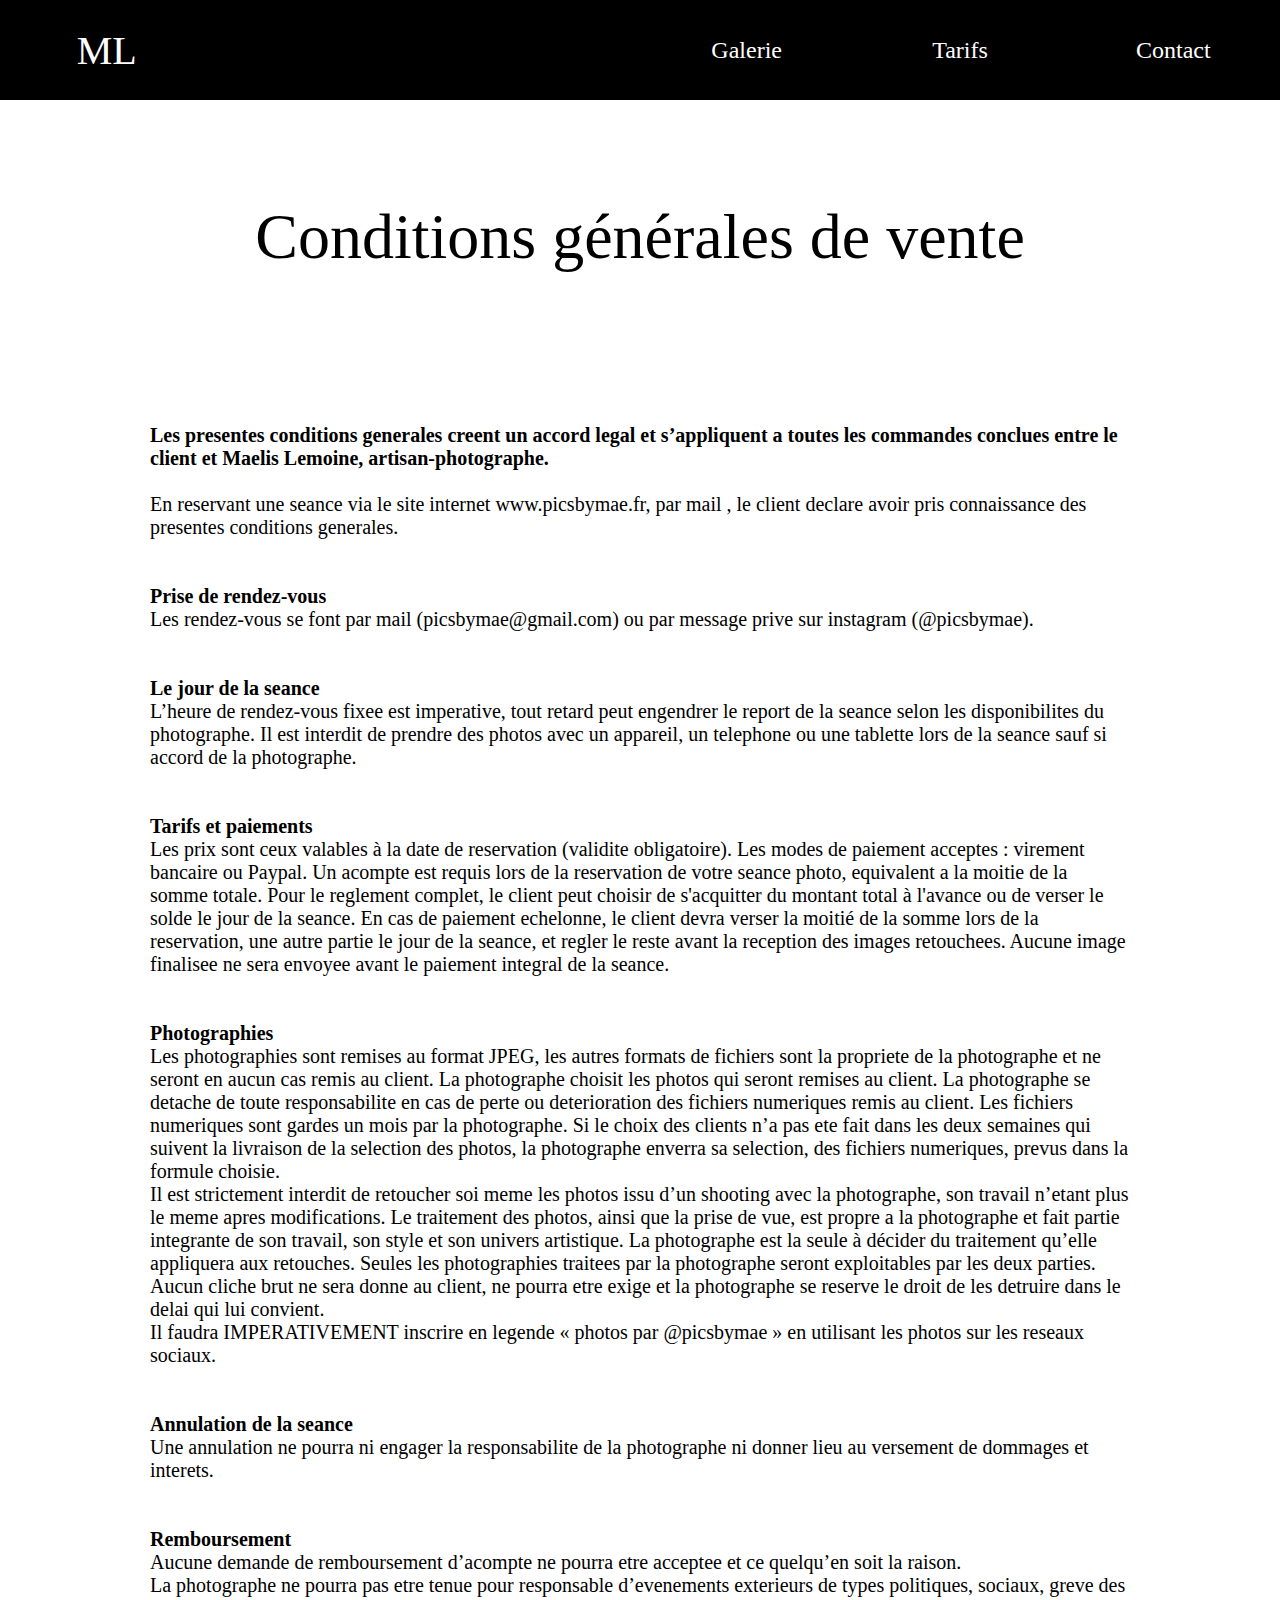
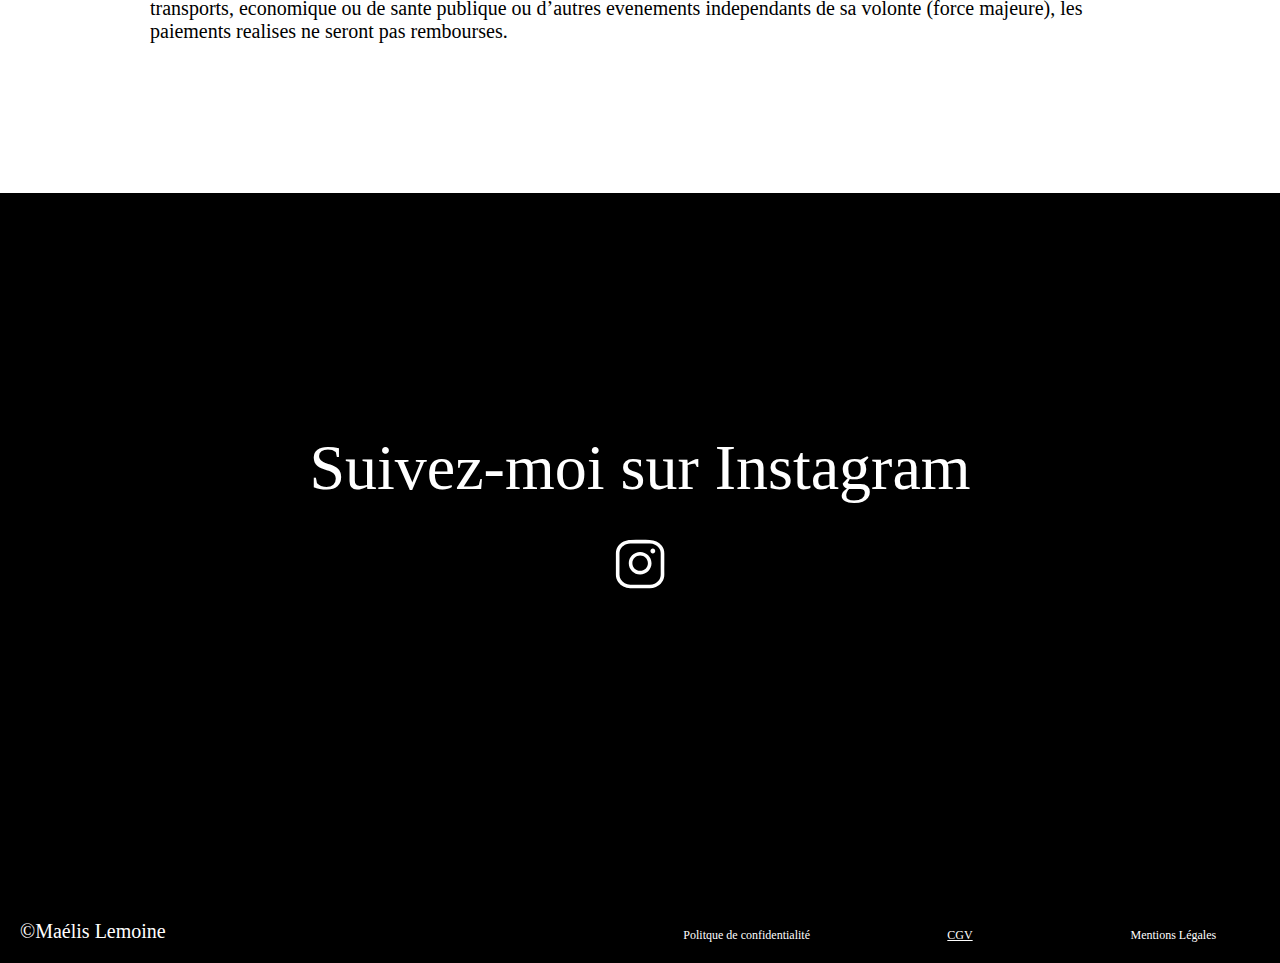
<file: html/cgv.html>
<!DOCTYPE html>
<html lang="fr">
<head>
    <meta charset="UTF-8">
    <meta name="viewport" content="width=device-width, initial-scale=1.0">
    <link href="../css/style.css" rel="stylesheet" />
    <title>Picsbymae - CGV</title>
</head>
<body>
    <nav>
            <div class="parent">
        <div class="div1"><a href="../index.html">ML</a></div>
        <div class="div2"> </div>
        <div class="div3"><a href="galerie.html">Galerie</a></div>
        <div class="div4"><a href="tarifs.html">Tarifs</a></div>
        <div class="div5"><a href="contact.html">Contact</a></div>
        </div>
    </nav>

    <h1 id="titre-page">Conditions générales de vente</h1>

    <div class="div6cgv"> 
        <p id="titre-paragraphe"><b>Les presentes conditions generales creent un accord legal et s’appliquent a toutes les commandes conclues entre le client et Maelis Lemoine, artisan-photographe.</b><br></p>
            <br>
            <p id="texte-paragraphe">En reservant une seance via le site internet www.picsbymae.fr, par mail , le client declare avoir pris connaissance des presentes conditions generales.</p>
            <br><br>
            <p id="titre-paragraphe">Prise de rendez-vous<br></p>
            <p id="texte-paragraphe">Les rendez-vous se font par mail (picsbymae@gmail.com) ou par message prive sur instagram (@picsbymae).</p>
            <br><br>
            <p id="titre-paragraphe">Le jour de la seance<br></p>
            <p id="texte-paragraphe">L’heure de rendez-vous fixee est imperative, tout retard peut engendrer le report de la seance selon les disponibilites du photographe. Il est interdit de prendre des photos avec un appareil, un telephone ou une tablette lors de la seance sauf si accord de la photographe.</p>
            <br><br>
            <p id="titre-paragraphe">Tarifs et paiements<br></p>
            <p id="texte-paragraphe">Les prix sont ceux valables à la date de reservation (validite obligatoire). Les modes de paiement acceptes : virement bancaire ou Paypal. Un acompte est requis lors de la reservation de votre seance photo, equivalent a la moitie de la somme totale. Pour le reglement complet, le client peut choisir de s'acquitter du montant total à l'avance ou de verser le solde le jour de la seance. En cas de paiement echelonne, le client devra verser la moitié de la somme lors de la reservation, une autre partie le jour de la seance, et regler le reste avant la reception des images retouchees. Aucune image finalisee ne sera envoyee avant le paiement integral de la seance.</p>
            <br><br>
            <p id="titre-paragraphe">Photographies<br></p>
            <p id="texte-paragraphe">Les photographies sont remises au format JPEG, les autres formats de fichiers sont la propriete de la photographe et ne seront en aucun cas remis au client. La photographe choisit les photos qui seront remises au client. La photographe se detache de toute responsabilite en cas de perte ou deterioration des fichiers numeriques remis au client. Les fichiers numeriques sont gardes un mois par la photographe. Si le choix des clients n’a pas ete fait dans les deux semaines qui suivent la livraison de la selection des photos, la photographe enverra sa selection, des fichiers numeriques, prevus dans la formule choisie.<br>
            Il est strictement interdit de retoucher soi meme les photos issu d’un shooting avec la photographe, son travail n’etant plus le meme apres modifications. Le traitement des photos, ainsi que la prise de vue, est propre a la photographe et fait partie integrante de son travail, son style et son univers artistique. La photographe est la seule à décider du traitement qu’elle appliquera aux retouches. Seules les photographies traitees par la photographe seront exploitables par les deux parties. Aucun cliche brut ne sera donne au client, ne pourra etre exige et la photographe se reserve le droit de les detruire dans le delai qui lui convient.<br>
            Il faudra IMPERATIVEMENT inscrire en legende « photos par @picsbymae » en utilisant les photos sur les reseaux sociaux.</p>
            <br><br>
            <p id="titre-paragraphe">Annulation de la seance<br></p>
            <p id="texte-paragraphe">Une annulation ne pourra ni engager la responsabilite de la photographe ni donner lieu au versement de dommages et interets.</p>
            <br><br>
            <p id="titre-paragraphe">Remboursement<br></p>
            <p id="texte-paragraphe">Aucune demande de remboursement d’acompte ne pourra etre acceptee et ce quelqu’en soit la raison.<br>
            La photographe ne pourra pas etre tenue pour responsable d’evenements exterieurs de types politiques, sociaux, greve des transports, economique ou de sante publique ou d’autres evenements independants de sa volonte (force majeure), les paiements realises ne seront pas rembourses.</p>
    </div>


    <div class="div7bis">
        Suivez-moi sur Instagram<br>
        <a href="https://www.instagram.com/picsby.mae/#" target="_blank"><img src="../images/instagram_f_icon-icons.com_65485.svg" alt="" width="50px" id="logo-insta"></a>
    </div>  

<footer>
    <div class="parent3">
        <div class="div11">&copy;Maélis Lemoine</div>
        <div class="div12"> </div>
        <div class="div13"><a href="politique-de-confidentialite.html">Politque de confidentialité</a></div>
        <div class="div14"><a href="cgv.html" id="a-cgv">CGV</a></div>
        <div class="div15"><a href="mentions-legales.html">Mentions Légales</a></div>
        </div>
</footer>

</body>
</html>
</file>
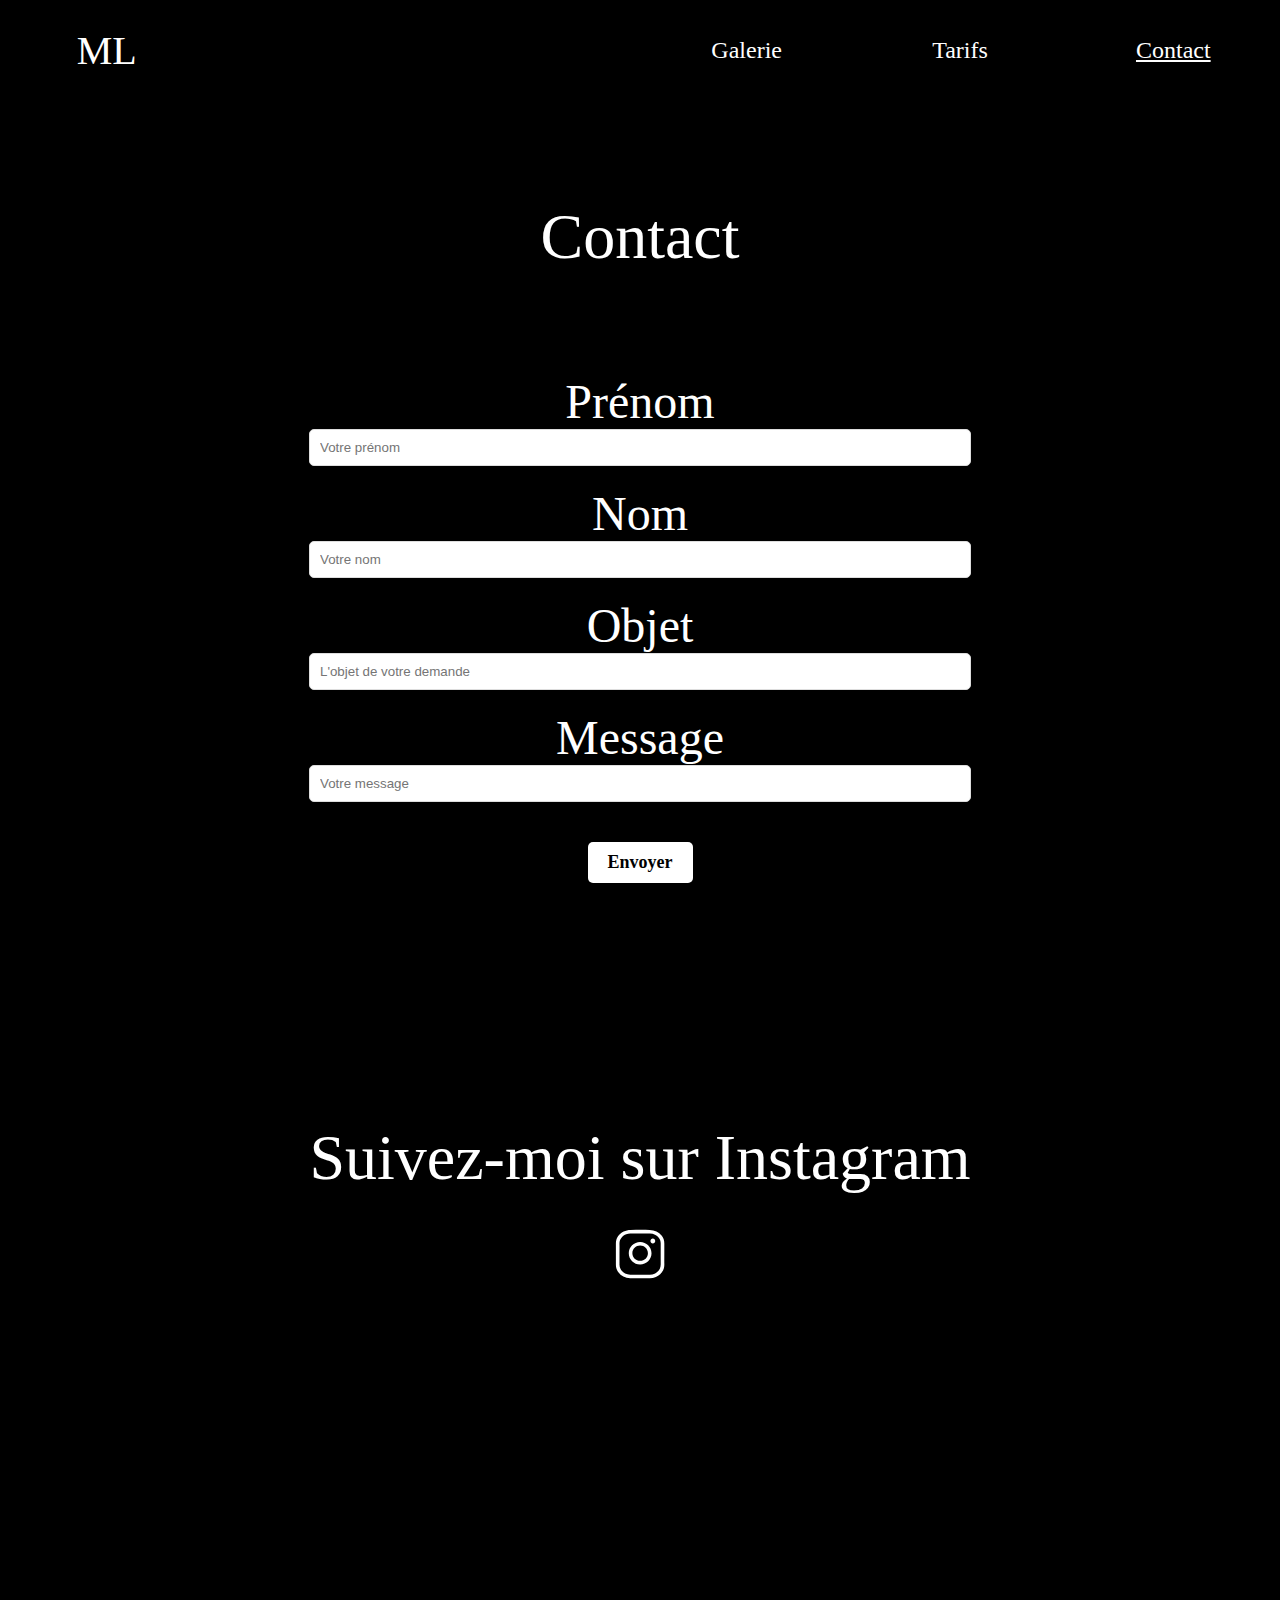
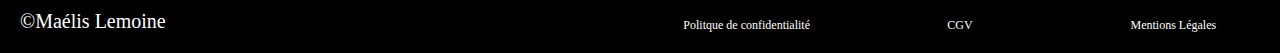
<file: html/contact.html>
<!DOCTYPE html>
<html lang="fr">
<head>
    <meta charset="UTF-8">
    <meta name="viewport" content="width=device-width, initial-scale=1.0">
    <link href="../css/style.css" rel="stylesheet" />
    <title>Picsbymae - Contact</title>
</head>
<body>
    <nav>
            <div class="parent">
        <div class="div1"><a href="../index.html">ML</a></div>
        <div class="div2"> </div>
        <div class="div3"><a href="galerie.html">Galerie</a></div>
        <div class="div4"><a href="tarifs.html">Tarifs</a></div>
        <div class="div5"><a href="contact.html" id="a-contact">Contact</a></div>
        </div>
    </nav>

    <h1 id="titre-page-2">Contact</h1>
   
    <div class="div18">
    
    <form action="YOUR_FORM_ACTION_URL" method="POST">
        <label for="prenom">Prénom</label><br>
        <input type="text" placeholder="Votre prénom" id="prenom" name="prenom" required><br>
        <label for="nom">Nom</label><br>
        <input type="text" placeholder="Votre nom" id="nom" name="nom" required><br>
        <label for="objet">Objet</label><br>
        <input type="text" placeholder="L'objet de votre demande" id="objet" name="objet" required><br>
        <label for="nom">Message</label><br>
        <input type="text" placeholder="Votre message" id="message" name="message" required><br>
        <input type="submit" value="Envoyer">
      </form>

    </div>

    <div class="div7bis">
        Suivez-moi sur Instagram<br>
        <a href="https://www.instagram.com/picsby.mae/#" target="_blank"><img src="../images/instagram_f_icon-icons.com_65485.svg" alt="" width="50px" id="logo-insta"></a>
    </div>    

<footer>
    <div class="parent3">
        <div class="div11">&copy;Maélis Lemoine</div>
        <div class="div12"> </div>
        <div class="div13"><a href="politique-de-confidentialite.html">Politque de confidentialité</a></div>
        <div class="div14"><a href="cgv.html">CGV</a></div>
        <div class="div15"><a href="mentions-legales.html">Mentions Légales</a></div>
        </div>
</footer>

</body>
</html>
</file>
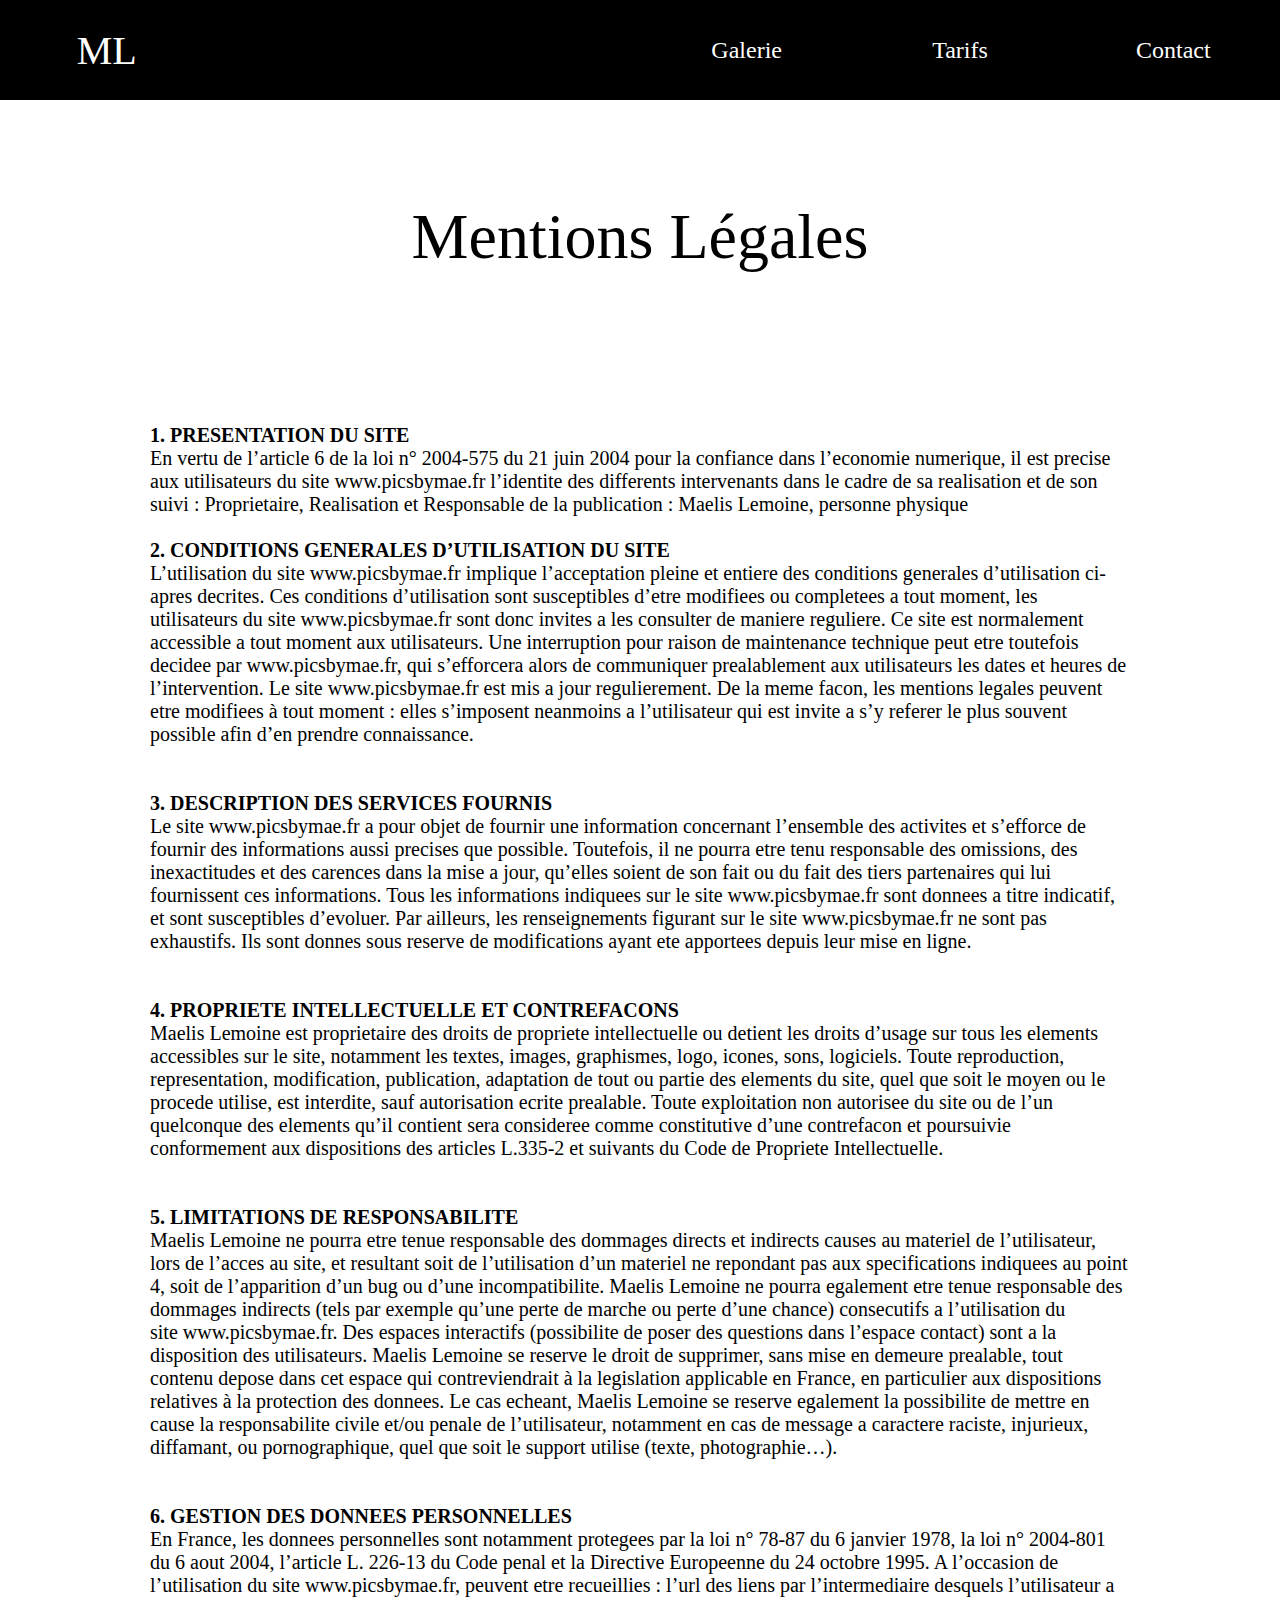
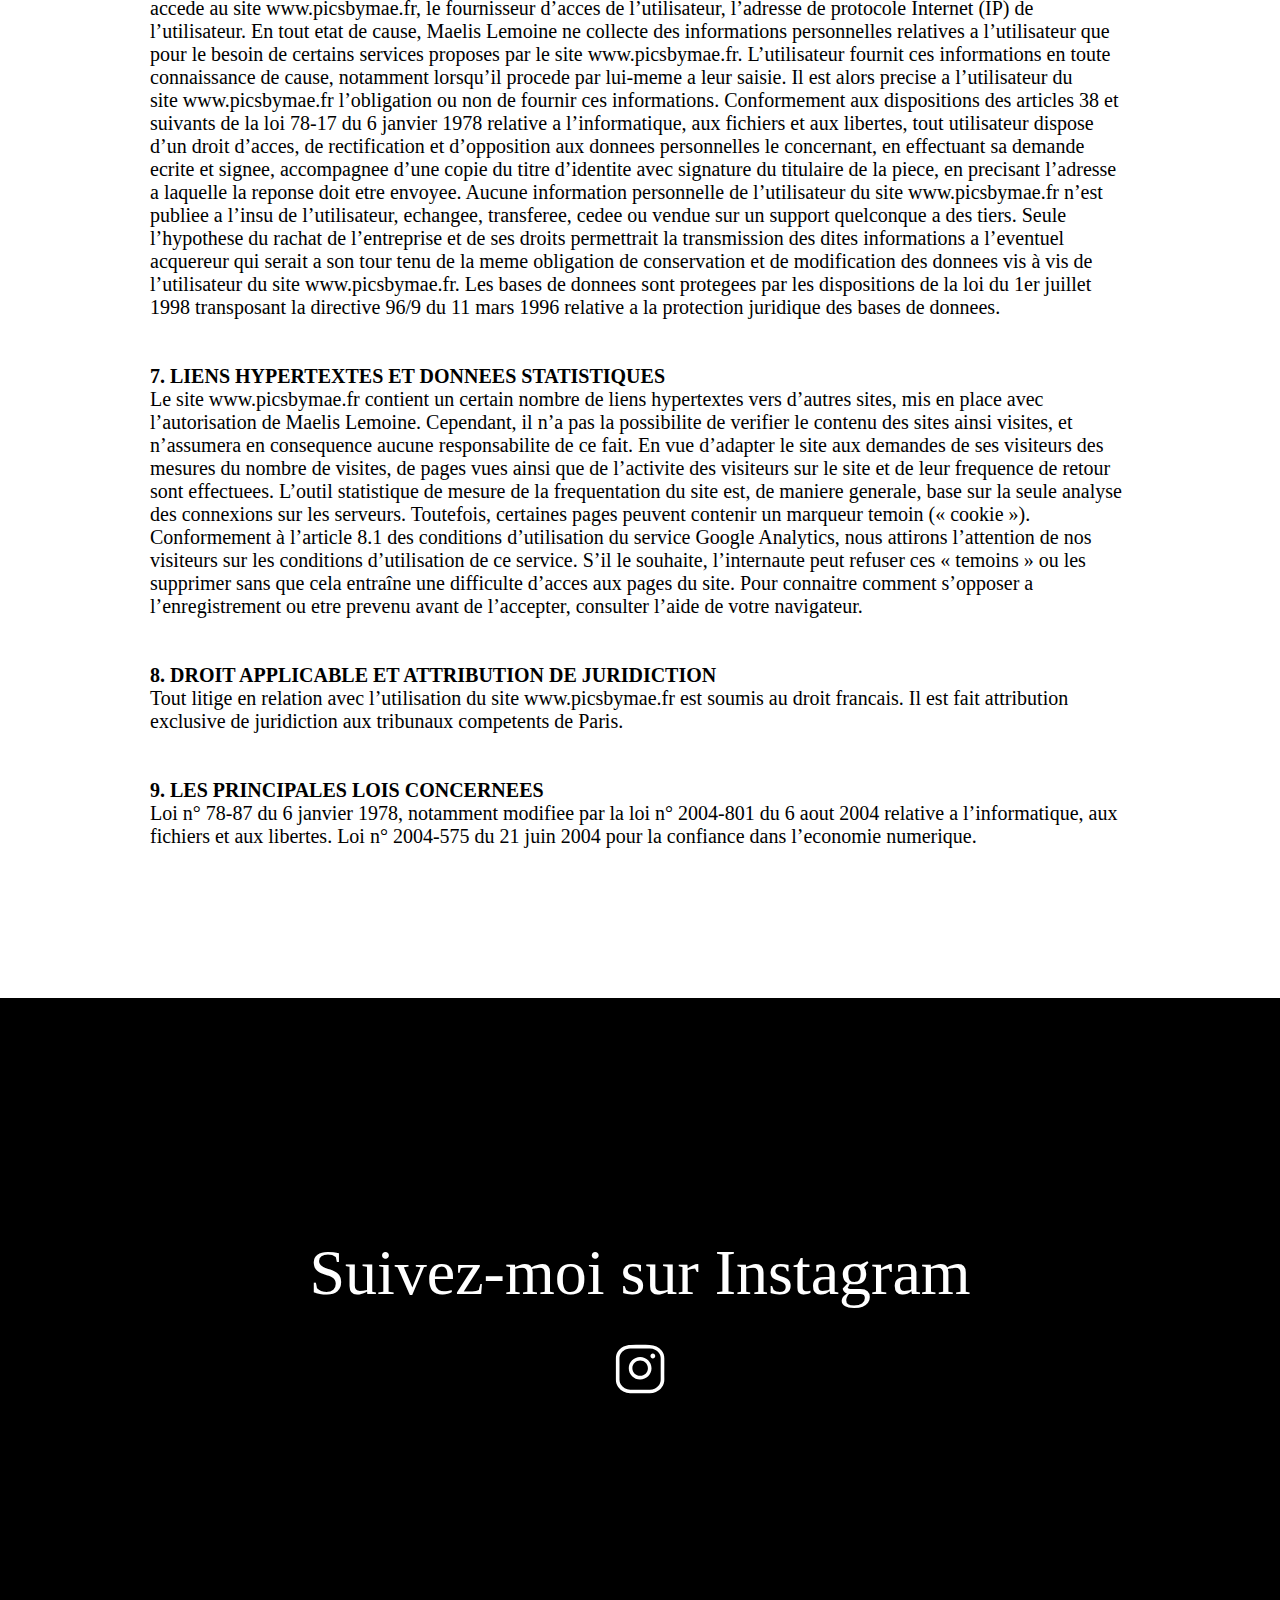
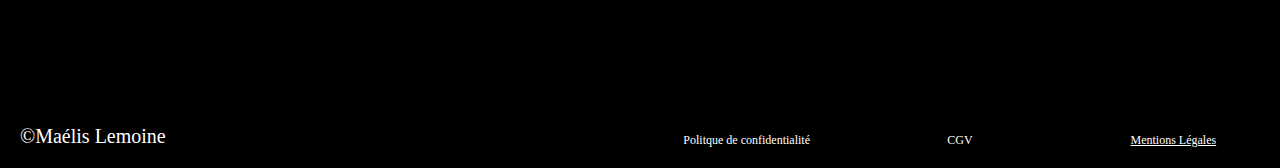
<file: html/mentions-legales.html>
<!DOCTYPE html>
<html lang="fr">
<head>
    <meta charset="UTF-8">
    <meta name="viewport" content="width=device-width, initial-scale=1.0">
    <link href="../css/style.css" rel="stylesheet" />
    <title>Picsbymae - Mentions Légales</title>
</head>
<body>
    <nav>
            <div class="parent">
        <div class="div1"><a href="../index.html">ML</a></div>
        <div class="div2"> </div>
        <div class="div3"><a href="galerie.html">Galerie</a></div>
        <div class="div4"><a href="tarifs.html">Tarifs</a></div>
        <div class="div5"><a href="contact.html">Contact</a></div>
        </div>
    </nav>

    <h1 id="titre-page">Mentions Légales</h1>

    <div class="div6cgv"> 
<p id="titre-paragraphe"><b>1. PRESENTATION DU SITE</b><br></p>
<p id="texte-paragraphe">En vertu de l’article 6 de la loi n° 2004-575 du 21 juin 2004 pour la confiance dans l’economie numerique, il est precise aux utilisateurs du site www.picsbymae.fr l’identite des differents intervenants dans le cadre de sa realisation et de son suivi :
Proprietaire, Realisation et Responsable de la publication : Maelis Lemoine, personne physique
<br><br></p>
<p id="titre-paragraphe"><b>2. CONDITIONS GENERALES D’UTILISATION DU SITE</b><br></p>
<p id="texte-paragraphe">L’utilisation du site www.picsbymae.fr implique l’acceptation pleine et entiere des conditions generales d’utilisation ci-apres decrites. Ces conditions d’utilisation sont susceptibles d’etre modifiees ou completees a tout moment, les utilisateurs du site www.picsbymae.fr sont donc invites a les consulter de maniere reguliere. Ce site est normalement accessible a tout moment aux utilisateurs. Une interruption pour raison de maintenance technique peut etre toutefois decidee par www.picsbymae.fr, qui s’efforcera alors de communiquer prealablement aux utilisateurs les dates et heures de l’intervention. Le site www.picsbymae.fr est mis a jour regulierement. De la meme facon, les mentions legales peuvent etre modifiees à tout moment : elles s’imposent neanmoins a l’utilisateur qui est invite a s’y referer le plus souvent possible afin d’en prendre connaissance.</p>
<br><br>
<p id="titre-paragraphe"><b>3. DESCRIPTION DES SERVICES FOURNIS</b><br></p>
<p id="texte-paragraphe">Le site www.picsbymae.fr a pour objet de fournir une information concernant l’ensemble des activites et s’efforce de fournir des informations aussi precises que possible. Toutefois, il ne pourra etre tenu responsable des omissions, des inexactitudes et des carences dans la mise a jour, qu’elles soient de son fait ou du fait des tiers partenaires qui lui fournissent ces informations. Tous les informations indiquees sur le site www.picsbymae.fr sont donnees a titre indicatif, et sont susceptibles d’evoluer. Par ailleurs, les renseignements figurant sur le site www.picsbymae.fr ne sont pas exhaustifs. Ils sont donnes sous reserve de modifications ayant ete apportees depuis leur mise en ligne.</p>
<br><br>
<p id="titre-paragraphe"><b>4. PROPRIETE INTELLECTUELLE ET CONTREFACONS</b><br></p>
<p id="texte-paragraphe">Maelis Lemoine est proprietaire des droits de propriete intellectuelle ou detient les droits d’usage sur tous les elements accessibles sur le site, notamment les textes, images, graphismes, logo, icones, sons, logiciels. Toute reproduction, representation, modification, publication, adaptation de tout ou partie des elements du site, quel que soit le moyen ou le procede utilise, est interdite, sauf autorisation ecrite prealable. Toute exploitation non autorisee du site ou de l’un quelconque des elements qu’il contient sera consideree comme constitutive d’une contrefacon et poursuivie conformement aux dispositions des articles L.335-2 et suivants du Code de Propriete Intellectuelle.</p>
<br><br>
<p id="titre-paragraphe"><b>5. LIMITATIONS DE RESPONSABILITE</b><br></p>
<p id="texte-paragraphe">Maelis Lemoine ne pourra etre tenue responsable des dommages directs et indirects causes au materiel de l’utilisateur, lors de l’acces au site, et resultant soit de l’utilisation d’un materiel ne repondant pas aux specifications indiquees au point 4, soit de l’apparition d’un bug ou d’une incompatibilite. Maelis Lemoine ne pourra egalement etre tenue responsable des dommages indirects (tels par exemple qu’une perte de marche ou perte d’une chance) consecutifs a l’utilisation du site www.picsbymae.fr. Des espaces interactifs (possibilite de poser des questions dans l’espace contact) sont a la disposition des utilisateurs. Maelis Lemoine se reserve le droit de supprimer, sans mise en demeure prealable, tout contenu depose dans cet espace qui contreviendrait à la legislation applicable en France, en particulier aux dispositions relatives à la protection des donnees. Le cas echeant, Maelis Lemoine se reserve egalement la possibilite de mettre en cause la responsabilite civile et/ou penale de l’utilisateur, notamment en cas de message a caractere raciste, injurieux, diffamant, ou pornographique, quel que soit le support utilise (texte, photographie…).</p>
<br><br>
<p id="titre-paragraphe"><b>6. GESTION DES DONNEES PERSONNELLES</b><br></p>
<p id="texte-paragraphe">En France, les donnees personnelles sont notamment protegees par la loi n° 78-87 du 6 janvier 1978, la loi n° 2004-801 du 6 aout 2004, l’article L. 226-13 du Code penal et la Directive Europeenne du 24 octobre 1995. A l’occasion de l’utilisation du site www.picsbymae.fr, peuvent etre recueillies : l’url des liens par l’intermediaire desquels l’utilisateur a accede au site www.picsbymae.fr, le fournisseur d’acces de l’utilisateur, l’adresse de protocole Internet (IP) de l’utilisateur. En tout etat de cause, Maelis Lemoine ne collecte des informations personnelles relatives a l’utilisateur que pour le besoin de certains services proposes par le site www.picsbymae.fr. L’utilisateur fournit ces informations en toute connaissance de cause, notamment lorsqu’il procede par lui-meme a leur saisie. Il est alors precise a l’utilisateur du site www.picsbymae.fr l’obligation ou non de fournir ces informations. Conformement aux dispositions des articles 38 et suivants de la loi 78-17 du 6 janvier 1978 relative a l’informatique, aux fichiers et aux libertes, tout utilisateur dispose d’un droit d’acces, de rectification et d’opposition aux donnees personnelles le concernant, en effectuant sa demande ecrite et signee, accompagnee d’une copie du titre d’identite avec signature du titulaire de la piece, en precisant l’adresse a laquelle la reponse doit etre envoyee. Aucune information personnelle de l’utilisateur du site www.picsbymae.fr n’est publiee a l’insu de l’utilisateur, echangee, transferee, cedee ou vendue sur un support quelconque a des tiers. Seule l’hypothese du rachat de l’entreprise et de ses droits permettrait la transmission des dites informations a l’eventuel acquereur qui serait a son tour tenu de la meme obligation de conservation et de modification des donnees vis à vis de l’utilisateur du site www.picsbymae.fr. Les bases de donnees sont protegees par les dispositions de la loi du 1er juillet 1998 transposant la directive 96/9 du 11 mars 1996 relative a la protection juridique des bases de donnees.</p>
<br><br>
<p id="titre-paragraphe"><b>7. LIENS HYPERTEXTES ET DONNEES STATISTIQUES</b><br></p>
<p id="texte-paragraphe">Le site www.picsbymae.fr contient un certain nombre de liens hypertextes vers d’autres sites, mis en place avec l’autorisation de Maelis Lemoine. Cependant, il n’a pas la possibilite de verifier le contenu des sites ainsi visites, et n’assumera en consequence aucune responsabilite de ce fait. En vue d’adapter le site aux demandes de ses visiteurs des mesures du nombre de visites, de pages vues ainsi que de l’activite des visiteurs sur le site et de leur frequence de retour sont effectuees. L’outil statistique de mesure de la frequentation du site est, de maniere generale, base sur la seule analyse des connexions sur les serveurs. Toutefois, certaines pages peuvent contenir un marqueur temoin (« cookie »). Conformement à l’article 8.1 des conditions d’utilisation du service Google Analytics, nous attirons l’attention de nos visiteurs sur les conditions d’utilisation de ce service. S’il le souhaite, l’internaute peut refuser ces « temoins » ou les supprimer sans que cela entraîne une difficulte d’acces aux pages du site. Pour connaitre comment s’opposer a l’enregistrement ou etre prevenu avant de l’accepter, consulter l’aide de votre navigateur.</p>
<br><br>
<p id="titre-paragraphe"><b>8. DROIT APPLICABLE ET ATTRIBUTION DE JURIDICTION</b><br></p>
<p id="texte-paragraphe">Tout litige en relation avec l’utilisation du site www.picsbymae.fr est soumis au droit francais. Il est fait attribution exclusive de juridiction aux tribunaux competents de Paris.</p>
<br><br>
<p id="titre-paragraphe"><b>9. LES PRINCIPALES LOIS CONCERNEES</b><br></p>
<p id="texte-paragraphe">Loi n° 78-87 du 6 janvier 1978, notamment modifiee par la loi n° 2004-801 du 6 aout 2004 relative a l’informatique, aux fichiers et aux libertes. Loi n° 2004-575 du 21 juin 2004 pour la confiance dans l’economie numerique.</p>
    </div>


    <div class="div7bis">
        Suivez-moi sur Instagram<br>
        <a href="https://www.instagram.com/picsby.mae/#" target="_blank"><img src="../images/instagram_f_icon-icons.com_65485.svg" alt="" width="50px" id="logo-insta"></a>
    </div>  

<footer>
    <div class="parent3">
        <div class="div11">&copy;Maélis Lemoine</div>
        <div class="div12"> </div>
        <div class="div13"><a href="politique-de-confidentialite.html">Politque de confidentialité</a></div>
        <div class="div14"><a href="cgv.html">CGV</a></div>
        <div class="div15"><a href="mentions-legales.html" id="a-mentions">Mentions Légales</a></div>
        </div>
</footer>

</body>
</html>
</file>
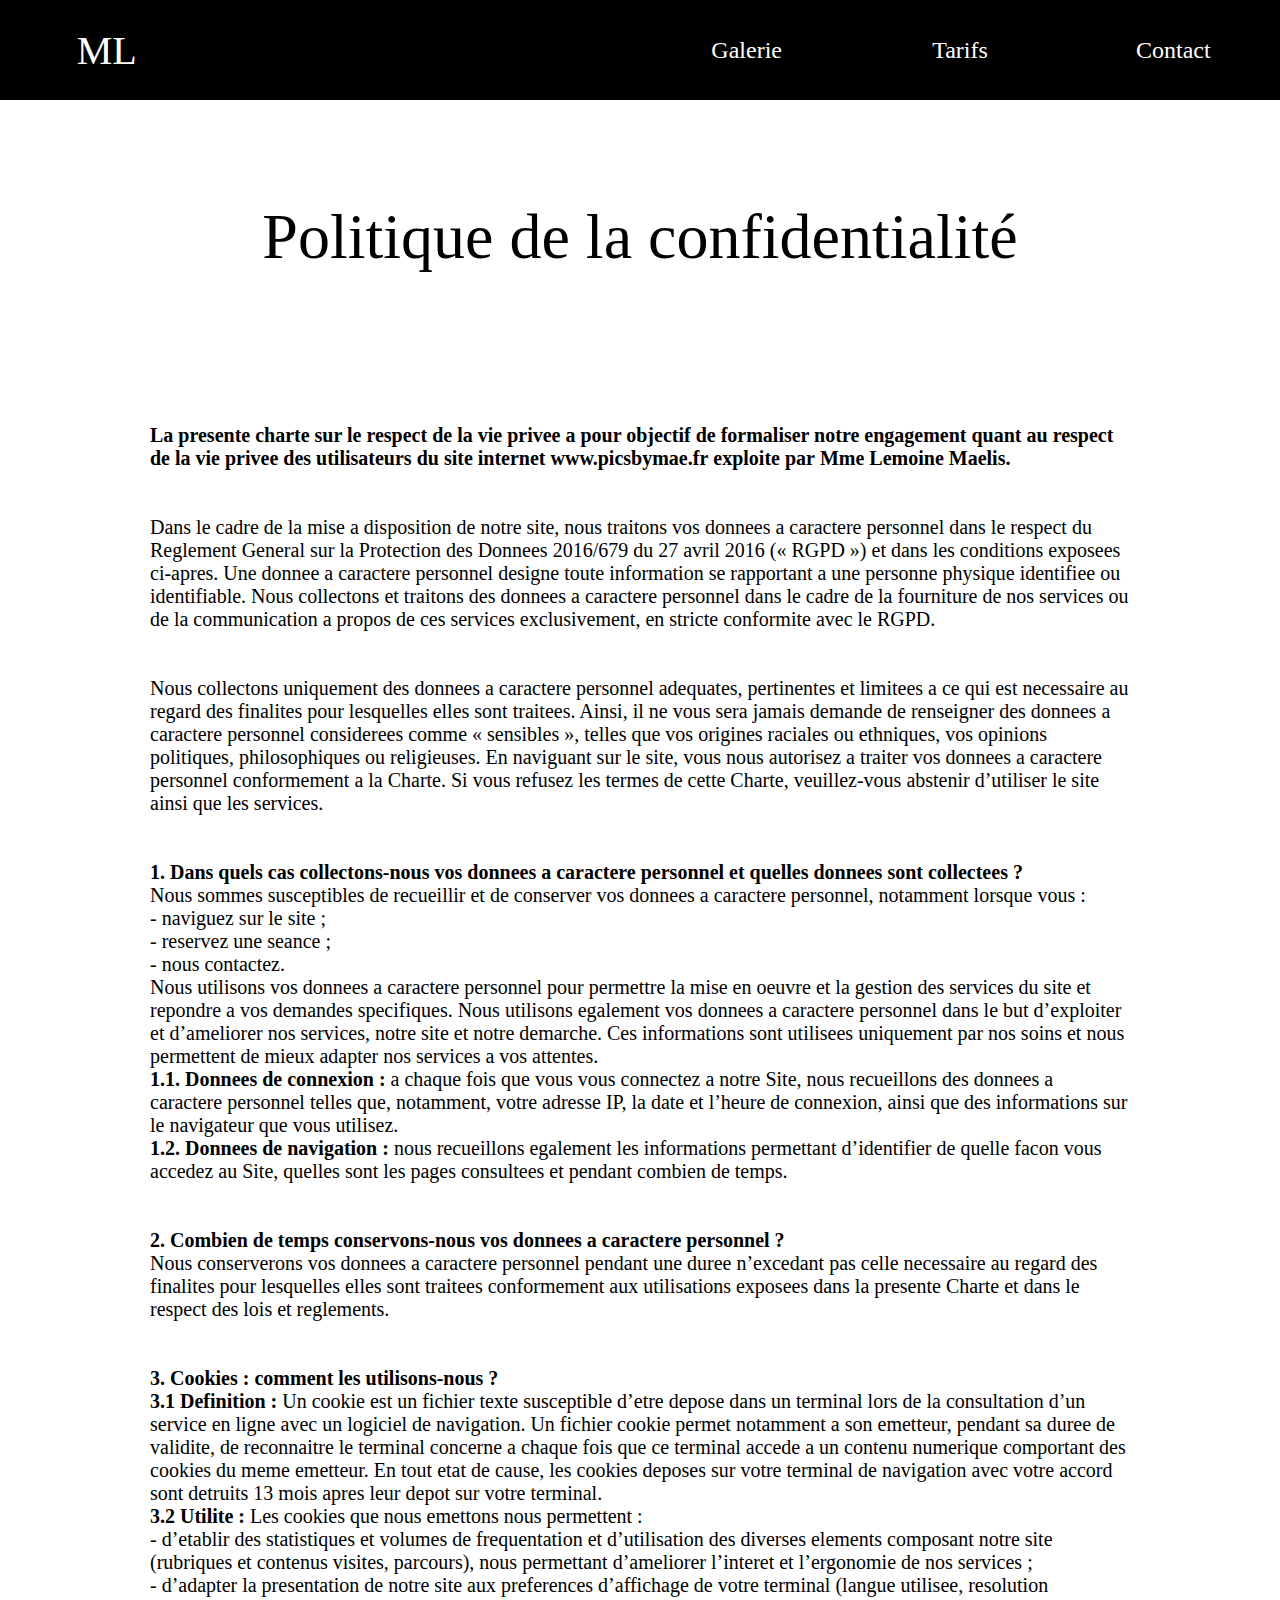
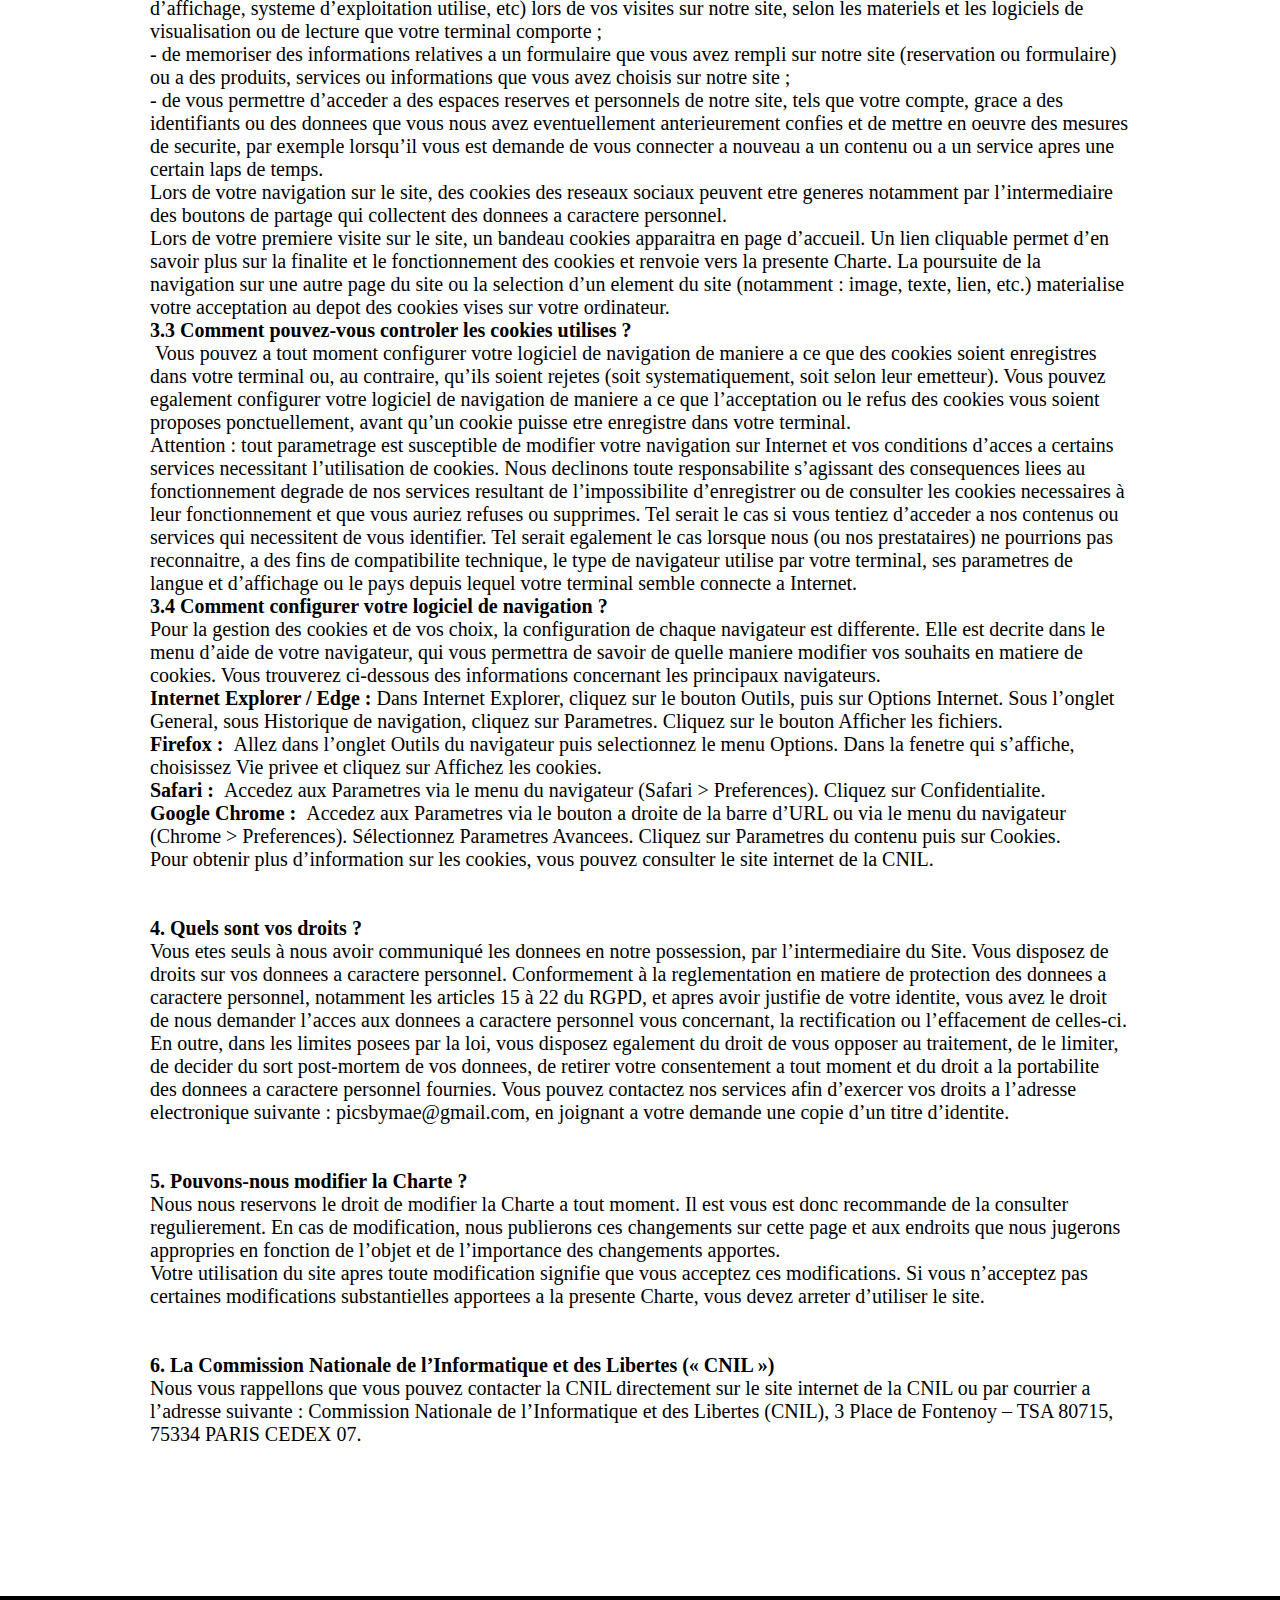
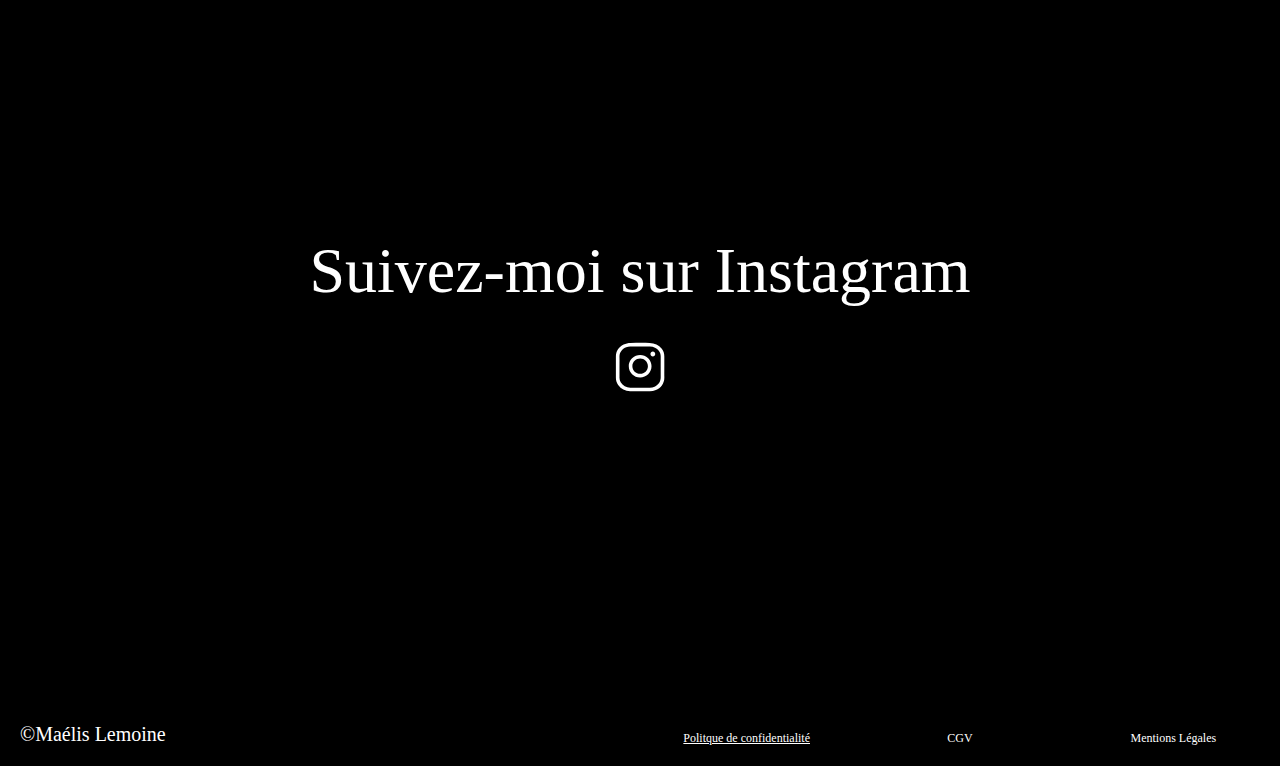
<file: html/politique-de-confidentialite.html>
<!DOCTYPE html>
<html lang="fr">
<head>
    <meta charset="UTF-8">
    <meta name="viewport" content="width=device-width, initial-scale=1.0">
    <link href="../css/style.css" rel="stylesheet" />
    <title>Picsbymae - Politique de confidentialité</title>
</head>
<body>
    <nav>
            <div class="parent">
        <div class="div1"><a href="../index.html">ML</a></div>
        <div class="div2"> </div>
        <div class="div3"><a href="galerie.html">Galerie</a></div>
        <div class="div4"><a href="tarifs.html">Tarifs</a></div>
        <div class="div5"><a href="contact.html">Contact</a></div>
        </div>
    </nav>

    <h1 id="titre-page">Politique de la confidentialité</h1>

    <div class="div6cgv"> 
        <p id="titre-paragraphe">La presente charte sur le respect de la vie privee a pour objectif de formaliser notre engagement quant au respect de la vie privee des utilisateurs du site internet www.picsbymae.fr exploite par Mme Lemoine Maelis.</p>
<br><br>
<p id="texte-paragraphe">Dans le cadre de la mise a disposition de notre site, nous traitons vos donnees a caractere personnel dans le respect du Reglement General sur la Protection des Donnees 2016/679 du 27 avril 2016 (« RGPD ») et dans les conditions exposees ci-apres.
Une donnee a caractere personnel designe toute information se rapportant a une personne physique identifiee ou identifiable. Nous collectons et traitons des donnees a caractere personnel dans le cadre de la fourniture de nos services ou de la communication a propos de ces services exclusivement, en stricte conformite avec le RGPD.</p>
<br><br>
<p id="texte-paragraphe">Nous collectons uniquement des donnees a caractere personnel adequates, pertinentes et limitees a ce qui est necessaire au regard des finalites pour lesquelles elles sont traitees. Ainsi, il ne vous sera jamais demande de renseigner des donnees a caractere personnel considerees comme « sensibles », telles que vos origines raciales ou ethniques, vos opinions politiques, philosophiques ou religieuses.
En naviguant sur le site, vous nous autorisez a traiter vos donnees a caractere personnel conformement a la Charte. Si vous refusez les termes de cette Charte, veuillez-vous abstenir d’utiliser le site ainsi que les services.</p>
<br><br>
<p id="titre-paragraphe">1. Dans quels cas collectons-nous vos donnees a caractere personnel et quelles donnees sont collectees ?<br></p>
<p id="texte-paragraphe">Nous sommes susceptibles de recueillir et de conserver vos donnees a caractere personnel, notamment lorsque vous :<br>
- naviguez sur le site ;<br>
- reservez une seance ;<br>
- nous contactez.<br>
Nous utilisons vos donnees a caractere personnel pour permettre la mise en oeuvre et la gestion des services du site et repondre a vos demandes specifiques. Nous utilisons egalement vos donnees a caractere personnel dans le but d’exploiter et d’ameliorer nos services, notre site et notre demarche. Ces informations sont utilisees uniquement par nos soins et nous permettent de mieux adapter nos services a vos attentes.<br>
<b>1.1. Donnees de connexion :</b> a chaque fois que vous vous connectez a notre Site, nous recueillons des donnees a caractere personnel telles que, notamment, votre adresse IP, la date et l’heure de connexion, ainsi que des informations sur le navigateur que vous utilisez.<br>
<b>1.2. Donnees de navigation :</b> nous recueillons egalement les informations permettant d’identifier de quelle facon vous accedez au Site, quelles sont les pages consultees et pendant combien de temps.</p>
<br><br>
<p id="titre-paragraphe">2. Combien de temps conservons-nous vos donnees a caractere personnel ?<br></p>
<p id="texte-paragraphe">Nous conserverons vos donnees a caractere personnel pendant une duree n’excedant pas celle necessaire au regard des finalites pour lesquelles elles sont traitees conformement aux utilisations exposees dans la presente Charte et dans le respect des lois et reglements.</p>
<br><br>
<p id="titre-paragraphe">3. Cookies : comment les utilisons-nous ?<br></p>
<p id="texte-paragraphe"><b>3.1 Definition :</b> Un cookie est un fichier texte susceptible d’etre depose dans un terminal lors de la consultation d’un service en ligne avec un logiciel de navigation. Un fichier cookie permet notamment a son emetteur, pendant sa duree de validite, de reconnaitre le terminal concerne a chaque fois que ce terminal accede a un contenu numerique comportant des cookies du meme emetteur. En tout etat de cause, les cookies deposes sur votre terminal de navigation avec votre accord sont detruits 13 mois apres leur depot sur votre terminal.<br>
<b>3.2 Utilite :</b> Les cookies que nous emettons nous permettent :<br>
- d’etablir des statistiques et volumes de frequentation et d’utilisation des diverses elements composant notre site (rubriques et contenus visites, parcours), nous permettant d’ameliorer l’interet et l’ergonomie de nos services ;<br>
- d’adapter la presentation de notre site aux preferences d’affichage de votre terminal (langue utilisee, resolution d’affichage, systeme d’exploitation utilise, etc) lors de vos visites sur notre site, selon les materiels et les logiciels de visualisation ou de lecture que votre terminal comporte ;<br>
- de memoriser des informations relatives a un formulaire que vous avez rempli sur notre site (reservation ou formulaire) ou a des produits, services ou informations que vous avez choisis sur notre site ;<br>
- de vous permettre d’acceder a des espaces reserves et personnels de notre site, tels que votre compte, grace a des identifiants ou des donnees que vous nous avez eventuellement anterieurement confies et de mettre en oeuvre des mesures de securite, par exemple lorsqu’il vous est demande de vous connecter a nouveau a un contenu ou a un service apres une certain laps de temps.<br>
Lors de votre navigation sur le site, des cookies des reseaux sociaux peuvent etre generes notamment par l’intermediaire des boutons de partage qui collectent des donnees a caractere personnel.<br>
Lors de votre premiere visite sur le site, un bandeau cookies apparaitra en page d’accueil. Un lien cliquable permet d’en savoir plus sur la finalite et le fonctionnement des cookies et renvoie vers la presente Charte. La poursuite de la navigation sur une autre page du site ou la selection d’un element du site (notamment : image, texte, lien, etc.) materialise votre acceptation au depot des cookies vises sur votre ordinateur.<br>
<b>3.3 Comment pouvez-vous controler les cookies utilises ?</b><br>
 Vous pouvez a tout moment configurer votre logiciel de navigation de maniere a ce que des cookies soient enregistres dans votre terminal ou, au contraire, qu’ils soient rejetes (soit systematiquement, soit selon leur emetteur). Vous pouvez egalement configurer votre logiciel de navigation de maniere a ce que l’acceptation ou le refus des cookies vous soient proposes ponctuellement, avant qu’un cookie puisse etre enregistre dans votre terminal.<br>
Attention : tout parametrage est susceptible de modifier votre navigation sur Internet et vos conditions d’acces a certains services necessitant l’utilisation de cookies. Nous declinons toute responsabilite s’agissant des consequences liees au fonctionnement degrade de nos services resultant de l’impossibilite d’enregistrer ou de consulter les cookies necessaires à leur fonctionnement et que vous auriez refuses ou supprimes. Tel serait le cas si vous tentiez d’acceder a nos contenus ou services qui necessitent de vous identifier. Tel serait egalement le cas lorsque nous (ou nos prestataires) ne pourrions pas reconnaitre, a des fins de compatibilite technique, le type de navigateur utilise par votre terminal, ses parametres de langue et d’affichage ou le pays depuis lequel votre terminal semble connecte a Internet.<br>
<b>3.4 Comment configurer votre logiciel de navigation ?</b><br>
Pour la gestion des cookies et de vos choix, la configuration de chaque navigateur est differente. Elle est decrite dans le menu d’aide de votre navigateur, qui vous permettra de savoir de quelle maniere modifier vos souhaits en matiere de cookies. Vous trouverez ci-dessous des informations concernant les principaux navigateurs.<br>
<b>Internet Explorer / Edge :</b> Dans Internet Explorer, cliquez sur le bouton Outils, puis sur Options Internet. Sous l’onglet General, sous Historique de navigation, cliquez sur Parametres. Cliquez sur le bouton Afficher les fichiers.<br>
<b>Firefox :</b>  Allez dans l’onglet Outils du navigateur puis selectionnez le menu Options. Dans la fenetre qui s’affiche, choisissez Vie privee et cliquez sur Affichez les cookies.<br>
<b>Safari :</b>  Accedez aux Parametres via le menu du navigateur (Safari > Preferences). Cliquez sur Confidentialite.<br>
<b>Google Chrome :</b>  Accedez aux Parametres via le bouton a droite de la barre d’URL ou via le menu du navigateur (Chrome > Preferences). Sélectionnez Parametres Avancees. Cliquez sur Parametres du contenu puis sur Cookies.<br>
Pour obtenir plus d’information sur les cookies, vous pouvez consulter le site internet de la CNIL.</p>
<br><br>
<p id="titre-paragraphe">4. Quels sont vos droits ?<br></p>
<p id="texte-paragraphe">Vous etes seuls à nous avoir communiqué les donnees en notre possession, par l’intermediaire du Site. Vous disposez de droits sur vos donnees a caractere personnel. Conformement à la reglementation en matiere de protection des donnees a caractere personnel, notamment les articles 15 à 22 du RGPD, et apres avoir justifie de votre identite, vous avez le droit de nous demander l’acces aux donnees a caractere personnel vous concernant, la rectification ou l’effacement de celles-ci.<br>
En outre, dans les limites posees par la loi, vous disposez egalement du droit de vous opposer au traitement, de le limiter, de decider du sort post-mortem de vos donnees, de retirer votre consentement a tout moment et du droit a la portabilite des donnees a caractere personnel fournies.
Vous pouvez contactez nos services afin d’exercer vos droits a l’adresse electronique suivante : picsbymae@gmail.com, en joignant a votre demande une copie d’un titre d’identite.</p>
<br><br>
<p id="titre-paragraphe">5. Pouvons-nous modifier la Charte ?<br></p>
<p id="texte-paragraphe">Nous nous reservons le droit de modifier la Charte a tout moment. Il est vous est donc recommande de la consulter regulierement. En cas de modification, nous publierons ces changements sur cette page et aux endroits que nous jugerons appropries en fonction de l’objet et de l’importance des changements apportes.<br>
Votre utilisation du site apres toute modification signifie que vous acceptez ces modifications. Si vous n’acceptez pas certaines modifications substantielles apportees a la presente Charte, vous devez arreter d’utiliser le site.</p>
<br><br>
<p id="titre-paragraphe">6. La Commission Nationale de l’Informatique et des Libertes (« CNIL »)<br></p>
<p id="texte-paragraphe">Nous vous rappellons que vous pouvez contacter la CNIL directement sur le site internet de la CNIL ou par courrier a l’adresse suivante : Commission Nationale de l’Informatique et des Libertes (CNIL), 3 Place de Fontenoy – TSA 80715, 75334 PARIS CEDEX 07.</p>
    </div>


    <div class="div7bis">
        Suivez-moi sur Instagram<br>
        <a href="https://www.instagram.com/picsby.mae/#" target="_blank"><img src="../images/instagram_f_icon-icons.com_65485.svg" alt="" width="50px" id="logo-insta"></a>
    </div> 

<footer>
    <div class="parent3">
        <div class="div11">&copy;Maélis Lemoine</div>
        <div class="div12"> </div>
        <div class="div13"><a href="politique-de-confidentialite.html" id="a-politique">Politque de confidentialité</a></div>
        <div class="div14"><a href="cgv.html">CGV</a></div>
        <div class="div15"><a href="mentions-legales.html">Mentions Légales</a></div>
        </div>
</footer>

</body>
</html>
</file>
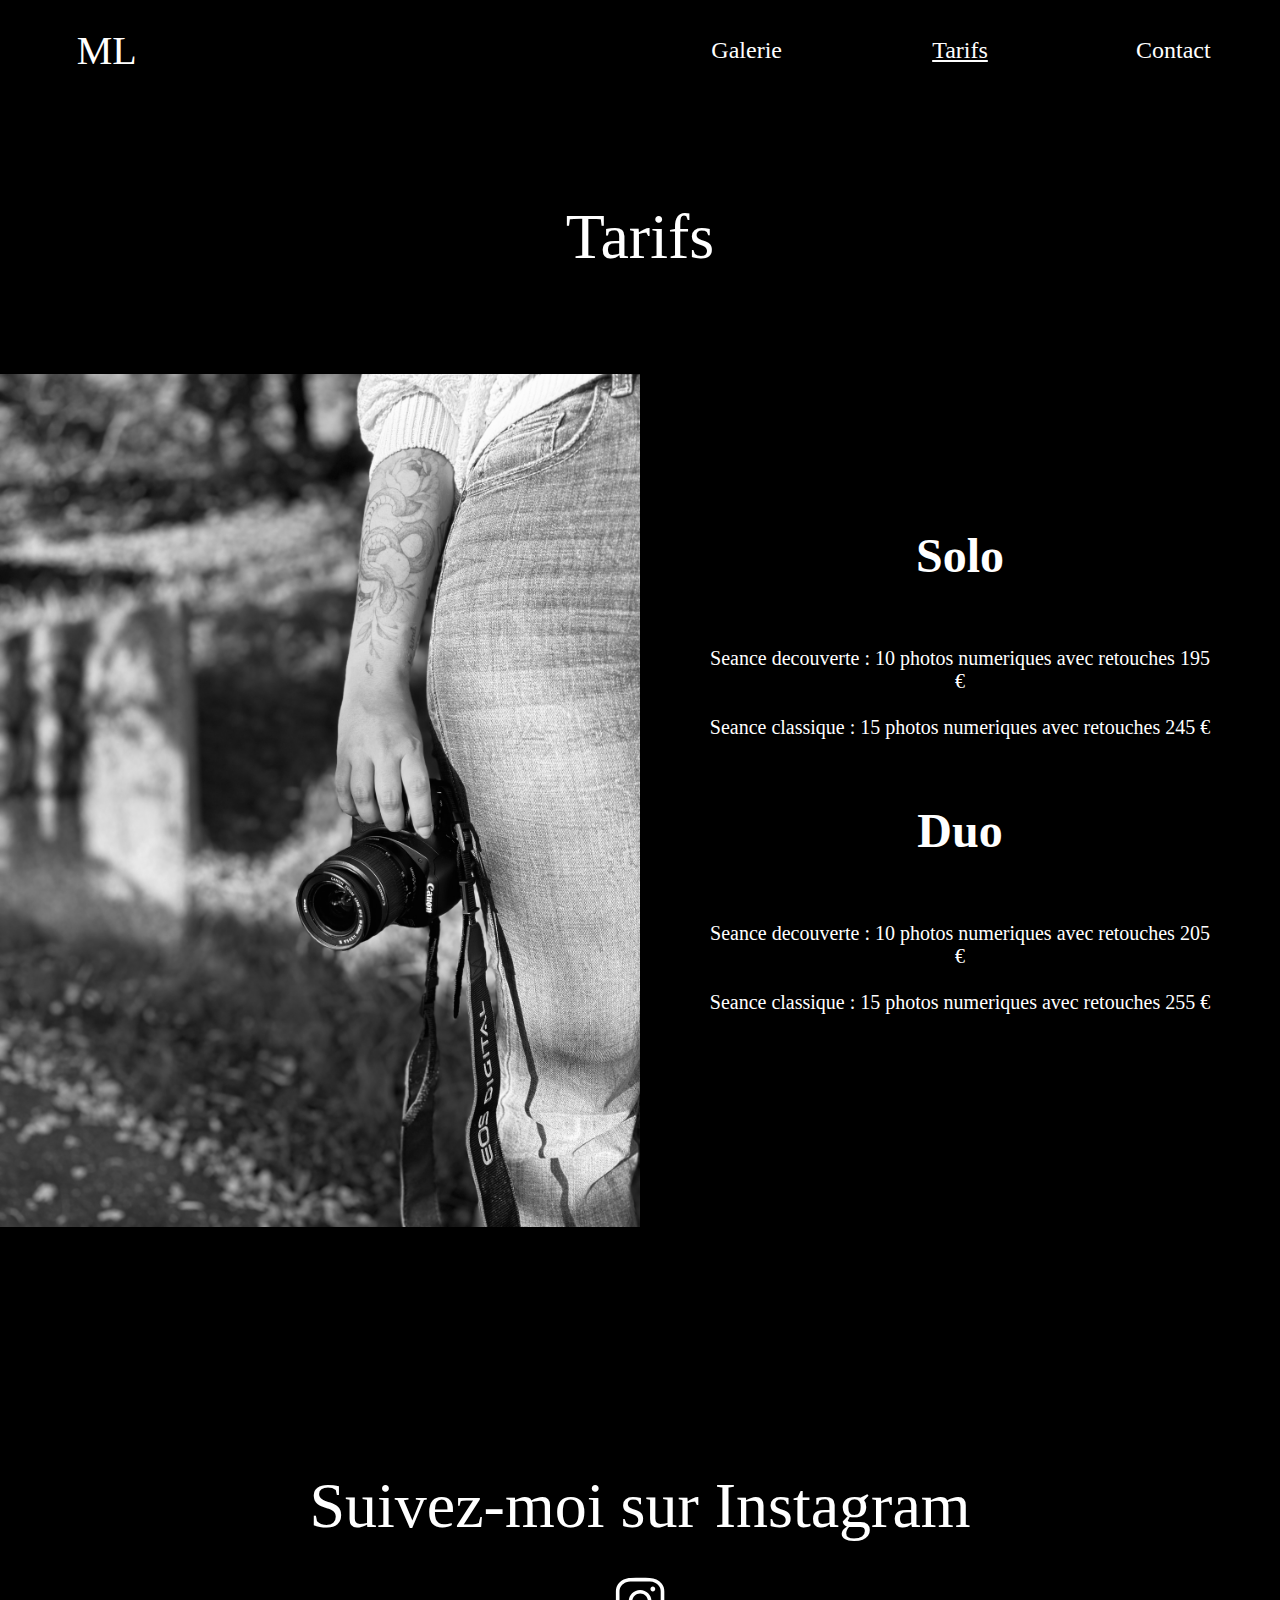
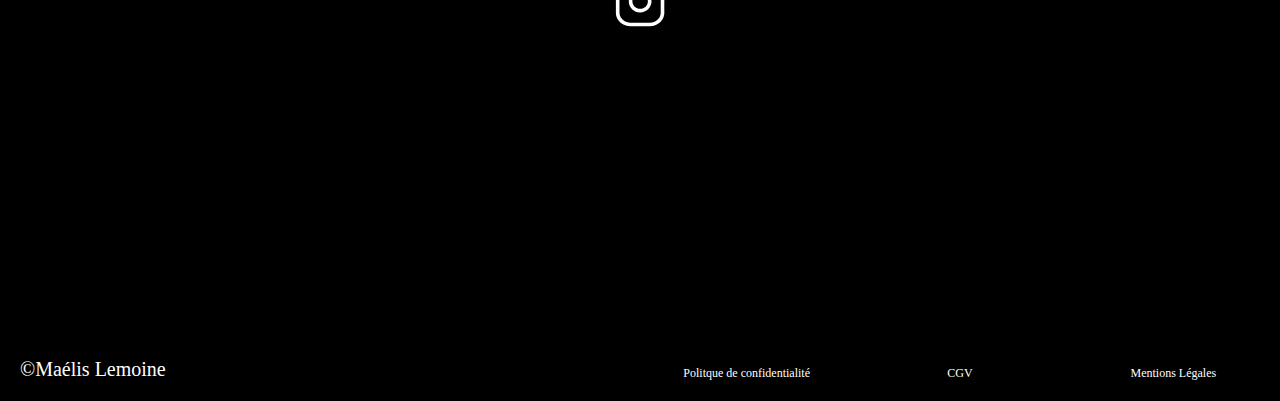
<file: html/tarifs.html>
<!DOCTYPE html>
<html lang="fr">
<head>
    <meta charset="UTF-8">
    <meta name="viewport" content="width=device-width, initial-scale=1.0">
    <link href="../css/style.css" rel="stylesheet" />
    <title>Picsbymae - Tarifs</title>
</head>
<body>
    <nav>
            <div class="parent">
        <div class="div1"><a href="../index.html">ML</a></div>
        <div class="div2"> </div>
        <div class="div3"><a href="galerie.html">Galerie</a></div>
        <div class="div4"><a href="tarifs.html" id="a-tarifs">Tarifs</a></div>
        <div class="div5"><a href="contact.html">Contact</a></div>
        </div>
    </nav>

    <h1 id="titre-page-2">Tarifs</h1>

    <div class="parent4">
        <div class="div16">
            <img src="../images/IMG_1585.jpg" alt="" width=100%>
        </div>
        <div class="div17">
            <h2>Solo</h2>
            <p id="texte-paragraphe-v1">
                Seance decouverte : 10 photos numeriques avec retouches 195 €<br><br>
                Seance classique : 15 photos numeriques avec retouches 245 €
            </p>
            <h2>Duo</h2>
            <p id="texte-paragraphe-v1">
                Seance decouverte : 10 photos numeriques avec retouches 205 €<br><br>
                Seance classique : 15 photos numeriques avec retouches 255 €
            </p>
        </div>
        </div>


        <div class="div7bis">
            Suivez-moi sur Instagram<br>
            <a href="https://www.instagram.com/picsby.mae/#" target="_blank"><img src="../images/instagram_f_icon-icons.com_65485.svg" alt="" width="50px" id="logo-insta"></a>
        </div> 

<footer>
    <div class="parent3">
        <div class="div11">&copy;Maélis Lemoine</div>
        <div class="div12"> </div>
        <div class="div13"><a href="politique-de-confidentialite.html">Politque de confidentialité</a></div>
        <div class="div14"><a href="cgv.html">CGV</a></div>
        <div class="div15"><a href="mentions-legales.html">Mentions Légales</a></div>
        </div>
</footer>

</body>
</html>
</file>
<file: css/style.css>
* {
    margin:0;
    padding:0;
}

@font-face {
    font-family: 'Futura-Pt-book';
    src: url(https://github.com/maelislmn/picsby.mae/fonts/Futura-Pt-book.ttf);
}

@font-face {
    font-family: 'Futura-Pt-heavy';
    src: url(https://github.com/maelislmn/picsby.mae/fonts/FuturaCyrillicHeavy.ttf);
}

@font-face {
    font-family: 'Photograph-Signature';
    src: url(https://github.com/maelislmn/picsby.mae/fonts/Photograph\ Signature.woff);
}


nav{
    background-color: black;
}

h1 {
    text-align: center;
    align-items: center;
    font-family: 'Photograph-Signature';
    font-size: 64px;
    color:black;
    font-weight: 400;
}

.parent {
    display: grid;
    grid-template-columns: repeat(6, 1fr);
    grid-template-rows: 1fr;
    grid-column-gap: 0px;
    grid-row-gap: 0px;
    background-color: black;
    height:100px;
    color:white;
    text-align: center;
    align-items: center;
}
        
    .div1 { 
        grid-area: 1 / 1 / 2 / 2; 
        font-family: 'Photograph-Signature';
        font-size: 40px;
    }

    .div2 { 
        grid-area: 1 / 2 / 2 / 4; 
    }

    .div3 { 
        grid-area: 1 / 4 / 2 / 5; 
        font-family: 'Futura-Pt-book';
        font-size: 24px;
    }

    .div4 { 
        grid-area: 1 / 5 / 2 / 6; 
        font-family: 'Futura-Pt-book';
        font-size: 24px;
    }

    .div5 { 
        grid-area: 1 / 6 / 2 / 7; 
        font-family: 'Futura-Pt-book';
        font-size: 24px;
    }

    .div6 { 
        grid-area: 2 / 1 / 7 / 7; 
        background-color: black;
    }

    .div6cgv {
        background-color: white;
        margin:150px;
        font-family: 'Futura-Pt-book';
        font-size: 20px;
    }

    #titre-paragraphe {
        font-weight: 900;
    }

    #titre-paragraphe-v1 {
        margin:10%;
        font-family: 'Photograph-Signature';
        font-size: 60px;
        color: white;
    }

    #texte-paragraphe {
        font-weight: 400;
    }

    #texte-paragraphe-v1 {
        margin:10%;
        font-family: 'Futura-Pt-book';
        font-size: 20px;
        color: white;
        font-weight: 400;
    }

    .div7 {
        display: grid;
        height: 100vh;
        background-color: black;
        color:white;
        text-align: center;
        align-items: center;
        font-family: 'Photograph-Signature';
        font-size: 96px;
    }

    .div7bis {
        display: grid;
        height: 200px;
        background-color: black;
        color:white;
        text-align: center;
        align-items: center;
        font-family: 'Photograph-Signature';
        font-size: 64px;
        justify-items: center;
        padding-top: 225px;
        padding-bottom: 225px;
    }

    .div7bis img {
        filter: invert(100%);
        margin-top:0;
    }

    .container {
        width: 100%;
    }

    .div8 {
        display: flex;
        justify-content: space-between;
        height: 600px;
        margin:100px;
        background: white;
    }

    .swiper {
        width: 100%;
        height: 100%;
        background: white;
        margin:100px;
        align-items: center;
      }
  
      .swiper-slide {
        display: block;
      }
  
      .swiper-slide img {
        height: 600px;
        padding-left: 5%;
        padding-right: 0;
      }

.parent2 {
    display: grid;
    grid-template-columns: repeat(2, 1fr);
    grid-template-rows: 1fr;
    grid-column-gap: 0px;
    grid-row-gap: 0px;
    width:100%;
    background-color: black;
    text-align: center;
    align-items: center;
}
    
    .div9 { 
        grid-area: 1 / 1 / 2 / 2; 
    }

    .div10 { 
        grid-area: 1 / 2 / 2 / 3; 
    }

h1 {
    color: white;
    text-align: center;
}

#titre-page {
    color: black;
    text-align: center;
    margin: 100px;
}

.parent3 {
    display: grid;
    grid-template-columns: repeat(6, 1fr);
    grid-template-rows: 1fr;
    grid-column-gap: 0px;
    grid-row-gap: 0px;
    background-color: black;
    height: 100px;
    color:white;
    text-align: center;
    align-items: end;
    padding-bottom: 20px;
}
        
    .div11 { 
        grid-area: 1 / 1 / 2 / 2; 
        text-align: left;
        margin-left: 20px;
        font-family: 'Photograph-Signature';
        font-size: 20px;
    }

    .div12 { 
        grid-area: 1 / 2 / 2 / 4; 
    }

    .div13 { 
        grid-area: 1 / 4 / 2 / 5; 
        font-family: 'Futura-Pt-book';
        font-size: 12px;
    }

    .div14 { 
        grid-area: 1 / 5 / 2 / 6; 
        font-family: 'Futura-Pt-book';
        font-size: 12px;
    }

    .div15 { 
        grid-area: 1 / 6 / 2 / 7; 
        font-family: 'Futura-Pt-book';
        font-size: 12px;
    }

.parent4 {
    display: grid;
    grid-template-columns: repeat(2, 1fr);
    grid-template-rows: 1fr;
    grid-column-gap: 0px;
    grid-row-gap: 0px;
    background-color: black;
    height:100px;
    color:white;
    text-align: center;
    align-items: center;
    height: 100%;
}
        
    .div16 { 
        grid-area: 1 / 1 / 2 / 2; 
    }

    .div17 { 
        grid-area: 1 / 2 / 2 / 3; 
    }    
        
#titre-page-2 {
    background-color: black;
    color: white;
    text-align: center;
    padding: 100px;
}

h2 {
    font-family: 'Photograph-Signature';
    font-size: 48px;
    background-color: black;
    color: white;
    text-align: center;
}
        
a {
    color: white;
    text-decoration: none;
}

#a-cgv {
    text-decoration: underline;
}

/*#a-contact {
    background-color: white;
    color:black;
    border-radius: 15px;
    padding: 0 5%;
}*/

#a-contact {
    text-decoration: underline;
}

/*#a-galerie {
    background-color: white;
    color:black;
    border-radius: 15px;
    padding: 0 5%;
}*/

#a-galerie {
    text-decoration: underline;
}

#a-mentions {
    text-decoration: underline;
}

#a-politique {
    text-decoration: underline;
}

/*#a-tarifs {
    background-color: white;
    color:black;
    border-radius: 15px;
    padding: 0 5%;
}*/

#a-tarifs {
    text-decoration: underline;
}

/*a:hover {
    background-color: white;
    color:black;
    border-radius: 15px;
    padding: 0 5%;
}*/

a:hover {
    background-color: black;
    color: white;
    text-decoration: underline;
}

.div1 a:hover {
    background-color: black;
    color: white;
    text-decoration: none;
}

.div7bis a:hover {
    background-color: black;
}

#logo-insta {
    margin-top: 0px;
    align-items: center;
    justify-items: center;
}

.div18 {
    text-align: center;
    align-items: center;
    justify-content: center;
    background-color: black;
}

form {
    width:100%;
    align-items: center;
}

label {
    margin-bottom: 20px;
    align-items: center;
    justify-items: center;
    text-align: center;
    font-family: 'Photograph-Signature';
    font-size: 48px;
    background-color: black;
    color: white;
}
  
  input[type="text"] {
    width: 50%;
    padding: 10px;
    border-radius: 5px;
    border: 1px solid #ddd;
    margin-bottom: 20px;
}

  input[type="submit"] {
    justify-items: center;
    background-color: white;
    color: black;
    border-radius: 5px;
    border: none;
    padding: 10px 20px;
    cursor: pointer;
    margin-top: 20px;
    font-family: 'Futura-Pt-book';
    font-size: 18px;
    font-weight: 700;
}
</file>
